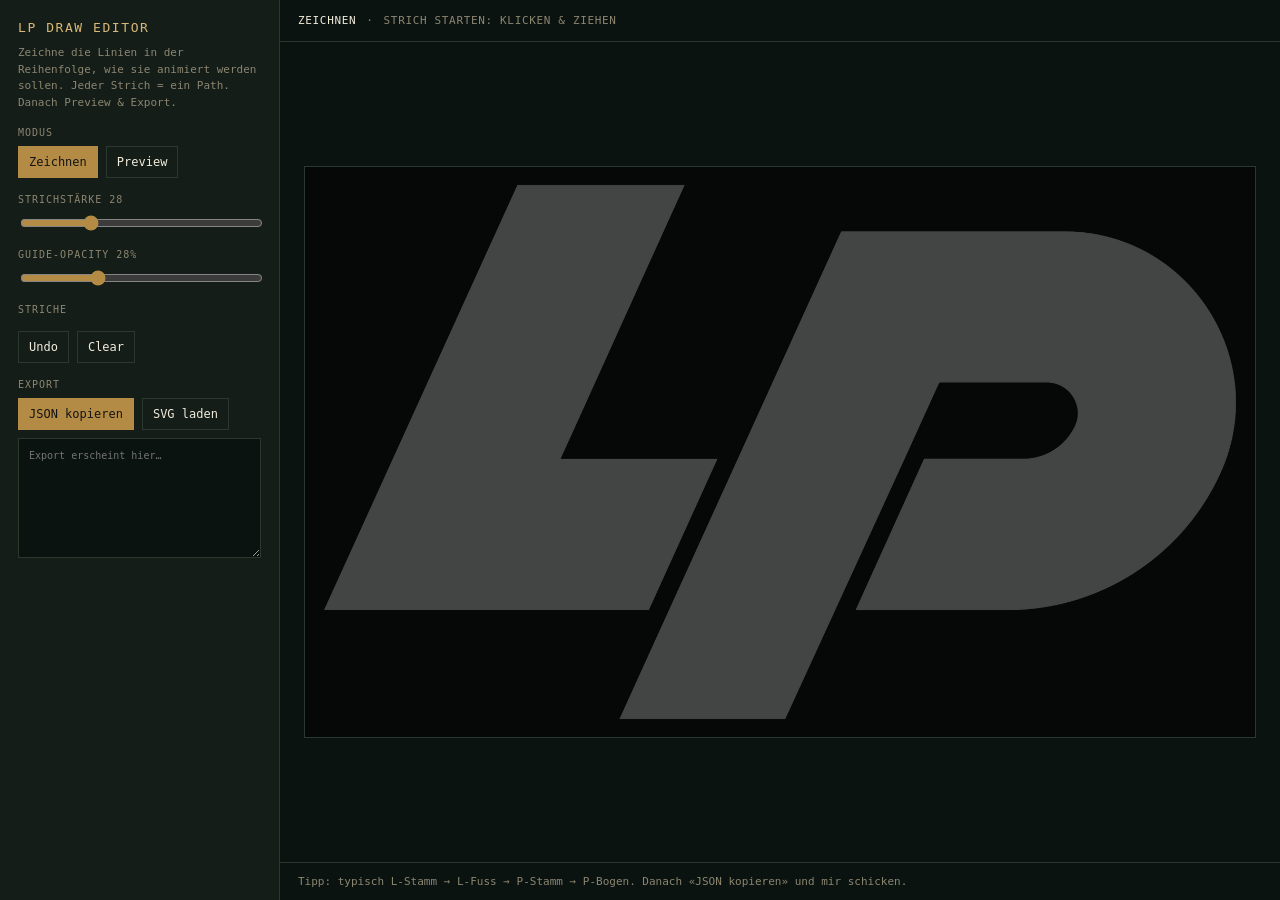
<file: tools/lp-draw-editor.html>
<!doctype html>
<html lang="de">
<head>
  <meta charset="utf-8">
  <meta name="viewport" content="width=device-width, initial-scale=1">
  <title>LP Draw Editor</title>
  <style>
    :root {
      --bg: #0B1310;
      --panel: #141D18;
      --line: #2A3830;
      --ink: #F2ECDC;
      --muted: #8C8671;
      --gold: #B38B45;
      --gold-light: #D8B876;
    }
    * { box-sizing: border-box; }
    html, body { height: 100%; margin: 0; }
    body {
      font-family: "IBM Plex Mono", ui-monospace, monospace;
      background: var(--bg);
      color: var(--ink);
      display: grid;
      grid-template-columns: 280px 1fr;
      min-height: 100vh;
    }
    aside {
      border-right: 1px solid var(--line);
      padding: 20px 18px;
      display: flex;
      flex-direction: column;
      gap: 16px;
      background: var(--panel);
    }
    h1 {
      margin: 0;
      font-size: 13px;
      letter-spacing: 0.12em;
      text-transform: uppercase;
      color: var(--gold-light);
      font-weight: 500;
    }
    p.hint {
      margin: 0;
      font-size: 11px;
      line-height: 1.5;
      color: var(--muted);
    }
    .group { display: flex; flex-direction: column; gap: 8px; }
    .group label {
      font-size: 10px;
      letter-spacing: 0.1em;
      text-transform: uppercase;
      color: var(--muted);
    }
    .row { display: flex; gap: 8px; flex-wrap: wrap; }
    button, select {
      font: inherit;
      font-size: 12px;
      color: var(--ink);
      background: transparent;
      border: 1px solid var(--line);
      padding: 8px 10px;
      cursor: pointer;
    }
    button:hover { border-color: var(--gold); color: var(--gold-light); }
    button.primary {
      background: var(--gold);
      border-color: var(--gold);
      color: #141414;
    }
    button.primary:hover { background: var(--gold-light); border-color: var(--gold-light); }
    button:disabled { opacity: 0.35; cursor: not-allowed; }
    input[type="range"] { width: 100%; accent-color: var(--gold); }
    .stroke-list {
      list-style: none;
      margin: 0;
      padding: 0;
      display: flex;
      flex-direction: column;
      gap: 6px;
      max-height: 280px;
      overflow: auto;
    }
    .stroke-list li {
      display: grid;
      grid-template-columns: 1fr auto auto auto;
      gap: 6px;
      align-items: center;
      border: 1px solid var(--line);
      padding: 8px;
      font-size: 11px;
    }
    .stroke-list li.active { border-color: var(--gold); }
    .stroke-list button {
      padding: 4px 6px;
      font-size: 11px;
      min-width: 28px;
    }
    main {
      display: grid;
      grid-template-rows: auto 1fr auto;
      min-width: 0;
    }
    .toolbar {
      display: flex;
      gap: 10px;
      align-items: center;
      padding: 14px 18px;
      border-bottom: 1px solid var(--line);
      font-size: 11px;
      color: var(--muted);
      letter-spacing: 0.06em;
      text-transform: uppercase;
    }
    .toolbar strong { color: var(--ink); font-weight: 500; }
    .stage-wrap {
      display: grid;
      place-items: center;
      padding: 24px;
      min-height: 0;
    }
    .stage {
      position: relative;
      width: min(100%, 980px);
      aspect-ratio: 1800 / 1083;
      background: #050807;
      border: 1px solid var(--line);
      touch-action: none;
      user-select: none;
    }
    .stage img {
      position: absolute;
      inset: 0;
      width: 100%;
      height: 100%;
      object-fit: contain;
      opacity: 0.28;
      pointer-events: none;
    }
    .stage svg {
      position: absolute;
      inset: 0;
      width: 100%;
      height: 100%;
    }
    .stage.drawing { cursor: crosshair; }
    .stage.previewing { cursor: default; }
    footer {
      border-top: 1px solid var(--line);
      padding: 12px 18px;
      font-size: 11px;
      color: var(--muted);
    }
    textarea {
      width: 100%;
      min-height: 120px;
      resize: vertical;
      font: inherit;
      font-size: 10px;
      line-height: 1.4;
      color: var(--ink);
      background: #0B1310;
      border: 1px solid var(--line);
      padding: 10px;
    }
  </style>
</head>
<body>
  <aside>
    <div>
      <h1>LP Draw Editor</h1>
      <p class="hint" style="margin-top:10px;">
        Zeichne die Linien in der Reihenfolge, wie sie animiert werden sollen.
        Jeder Strich = ein Path. Danach Preview &amp; Export.
      </p>
    </div>

    <div class="group">
      <label>Modus</label>
      <div class="row">
        <button type="button" id="btn-draw" class="primary">Zeichnen</button>
        <button type="button" id="btn-preview">Preview</button>
      </div>
    </div>

    <div class="group">
      <label>Strichstärke <span id="width-val">28</span></label>
      <input type="range" id="stroke-width" min="8" max="80" value="28">
    </div>

    <div class="group">
      <label>Guide-Opacity <span id="guide-val">28</span>%</label>
      <input type="range" id="guide-opacity" min="5" max="80" value="28">
    </div>

    <div class="group">
      <label>Striche</label>
      <ul class="stroke-list" id="stroke-list"></ul>
      <div class="row">
        <button type="button" id="btn-undo">Undo</button>
        <button type="button" id="btn-clear">Clear</button>
      </div>
    </div>

    <div class="group">
      <label>Export</label>
      <div class="row">
        <button type="button" id="btn-export" class="primary">JSON kopieren</button>
        <button type="button" id="btn-svg">SVG laden</button>
      </div>
      <textarea id="export-out" readonly placeholder="Export erscheint hier…"></textarea>
    </div>
  </aside>

  <main>
    <div class="toolbar">
      <strong id="mode-label">Zeichnen</strong>
      <span>·</span>
      <span id="status">Strich starten: klicken &amp; ziehen</span>
    </div>
    <div class="stage-wrap">
      <div class="stage drawing" id="stage">
        <img id="guide" src="../assets/logo-lp-white.png" alt="LP Guide">
        <svg id="draw-svg" viewBox="0 0 1800 1083" xmlns="http://www.w3.org/2000/svg" aria-hidden="true"></svg>
        <svg id="preview-svg" viewBox="0 0 1800 1083" xmlns="http://www.w3.org/2000/svg" aria-hidden="true" style="display:none;"></svg>
      </div>
    </div>
    <footer>
      Tipp: typisch L-Stamm → L-Fuss → P-Stamm → P-Bogen. Danach «JSON kopieren» und mir schicken.
    </footer>
  </main>

  <script>
(function () {
  var VB_W = 1800;
  var VB_H = 1083;
  var stage = document.getElementById('stage');
  var guide = document.getElementById('guide');
  var drawSvg = document.getElementById('draw-svg');
  var previewSvg = document.getElementById('preview-svg');
  var strokeList = document.getElementById('stroke-list');
  var exportOut = document.getElementById('export-out');
  var statusEl = document.getElementById('status');
  var modeLabel = document.getElementById('mode-label');
  var widthInput = document.getElementById('stroke-width');
  var widthVal = document.getElementById('width-val');
  var guideInput = document.getElementById('guide-opacity');
  var guideVal = document.getElementById('guide-val');

  var strokes = [];
  var activeIndex = -1;
  var drawing = false;
  var currentPoints = [];
  var mode = 'draw';
  var strokeWidth = 28;

  function pointsToPath(points) {
    if (!points.length) return '';
    var d = 'M ' + points[0].x.toFixed(1) + ' ' + points[0].y.toFixed(1);
    for (var i = 1; i < points.length; i++) {
      d += ' L ' + points[i].x.toFixed(1) + ' ' + points[i].y.toFixed(1);
    }
    return d;
  }

  function simplify(points, minDist) {
    if (points.length < 2) return points.slice();
    var out = [points[0]];
    for (var i = 1; i < points.length; i++) {
      var prev = out[out.length - 1];
      var dx = points[i].x - prev.x;
      var dy = points[i].y - prev.y;
      if (Math.sqrt(dx * dx + dy * dy) >= minDist) out.push(points[i]);
    }
    var last = points[points.length - 1];
    var end = out[out.length - 1];
    if (end.x !== last.x || end.y !== last.y) out.push(last);
    return out;
  }

  function pointerToSvg(e) {
    var rect = stage.getBoundingClientRect();
    var x = ((e.clientX - rect.left) / rect.width) * VB_W;
    var y = ((e.clientY - rect.top) / rect.height) * VB_H;
    return {
      x: Math.min(VB_W, Math.max(0, x)),
      y: Math.min(VB_H, Math.max(0, y))
    };
  }

  function renderDraw() {
    drawSvg.innerHTML = '';
    strokes.forEach(function (stroke, i) {
      var path = document.createElementNS('http://www.w3.org/2000/svg', 'path');
      path.setAttribute('d', pointsToPath(stroke.points));
      path.setAttribute('fill', 'none');
      path.setAttribute('stroke', i === activeIndex ? '#D8B876' : '#F2ECDC');
      path.setAttribute('stroke-width', String(stroke.width));
      path.setAttribute('stroke-linecap', 'round');
      path.setAttribute('stroke-linejoin', 'round');
      path.setAttribute('opacity', i === activeIndex ? '1' : '0.85');
      drawSvg.appendChild(path);
    });
    if (currentPoints.length) {
      var live = document.createElementNS('http://www.w3.org/2000/svg', 'path');
      live.setAttribute('d', pointsToPath(currentPoints));
      live.setAttribute('fill', 'none');
      live.setAttribute('stroke', '#B38B45');
      live.setAttribute('stroke-width', String(strokeWidth));
      live.setAttribute('stroke-linecap', 'round');
      live.setAttribute('stroke-linejoin', 'round');
      drawSvg.appendChild(live);
    }
  }

  function renderList() {
    strokeList.innerHTML = '';
    strokes.forEach(function (stroke, i) {
      var li = document.createElement('li');
      if (i === activeIndex) li.classList.add('active');
      li.innerHTML =
        '<span>Strich ' + (i + 1) + ' · ' + stroke.points.length + ' pts</span>' +
        '<button type="button" data-up="' + i + '" title="Hoch">↑</button>' +
        '<button type="button" data-down="' + i + '" title="Runter">↓</button>' +
        '<button type="button" data-del="' + i + '" title="Löschen">×</button>';
      li.addEventListener('click', function (ev) {
        if (ev.target.closest('button')) return;
        activeIndex = i;
        renderList();
        renderDraw();
      });
      strokeList.appendChild(li);
    });
  }

  strokeList.addEventListener('click', function (e) {
    var up = e.target.getAttribute('data-up');
    var down = e.target.getAttribute('data-down');
    var del = e.target.getAttribute('data-del');
    if (up !== null) {
      var iu = parseInt(up, 10);
      if (iu > 0) {
        var tmp = strokes[iu - 1];
        strokes[iu - 1] = strokes[iu];
        strokes[iu] = tmp;
        activeIndex = iu - 1;
      }
    }
    if (down !== null) {
      var id = parseInt(down, 10);
      if (id < strokes.length - 1) {
        var tmp2 = strokes[id + 1];
        strokes[id + 1] = strokes[id];
        strokes[id] = tmp2;
        activeIndex = id + 1;
      }
    }
    if (del !== null) {
      var ix = parseInt(del, 10);
      strokes.splice(ix, 1);
      activeIndex = Math.min(activeIndex, strokes.length - 1);
    }
    renderList();
    renderDraw();
  });

  function setMode(next) {
    mode = next;
    stage.classList.toggle('drawing', mode === 'draw');
    stage.classList.toggle('previewing', mode === 'preview');
    drawSvg.style.display = mode === 'draw' ? 'block' : 'none';
    previewSvg.style.display = mode === 'preview' ? 'block' : 'none';
    modeLabel.textContent = mode === 'draw' ? 'Zeichnen' : 'Preview';
    document.getElementById('btn-draw').classList.toggle('primary', mode === 'draw');
    document.getElementById('btn-preview').classList.toggle('primary', mode === 'preview');
    statusEl.textContent = mode === 'draw'
      ? 'Strich starten: klicken & ziehen'
      : 'Animation läuft — nochmals Preview zum Neustart';
    if (mode === 'preview') playPreview();
  }

  function playPreview() {
    previewSvg.innerHTML = '';
    if (!strokes.length) {
      statusEl.textContent = 'Noch keine Striche gezeichnet';
      return;
    }
    var paths = [];
    strokes.forEach(function (stroke) {
      var path = document.createElementNS('http://www.w3.org/2000/svg', 'path');
      path.setAttribute('d', pointsToPath(stroke.points));
      path.setAttribute('fill', 'none');
      path.setAttribute('stroke', '#F2ECDC');
      path.setAttribute('stroke-width', String(stroke.width));
      path.setAttribute('stroke-linecap', 'round');
      path.setAttribute('stroke-linejoin', 'round');
      previewSvg.appendChild(path);
      paths.push(path);
    });

    // measure lengths after in DOM
    requestAnimationFrame(function () {
      var durations = [];
      var total = 0;
      paths.forEach(function (path) {
        var len = path.getTotalLength();
        var dur = Math.max(0.35, len / 900);
        durations.push({ path: path, len: len, dur: dur });
        total += dur;
      });
      var t = 0;
      durations.forEach(function (item) {
        item.path.style.strokeDasharray = String(item.len);
        item.path.style.strokeDashoffset = String(item.len);
        item.path.style.animation = 'none';
        // force reflow
        void item.path.getBoundingClientRect();
        item.path.style.transition = 'stroke-dashoffset ' + item.dur.toFixed(2) + 's linear';
        item.path.style.transitionDelay = t.toFixed(2) + 's';
        item.path.style.strokeDashoffset = '0';
        t += item.dur * 0.85;
      });
      statusEl.textContent = 'Preview · ' + strokes.length + ' Striche · ~' + total.toFixed(1) + 's';
    });
  }

  function buildExport() {
    var payload = {
      viewBox: [0, 0, VB_W, VB_H],
      unit: 'px',
      strokes: strokes.map(function (s, i) {
        return {
          id: 'stroke-' + (i + 1),
          width: s.width,
          d: pointsToPath(s.points),
          points: s.points
        };
      })
    };
    var svgPaths = strokes.map(function (s) {
      return '  <path d="' + pointsToPath(s.points) + '" fill="none" stroke="#fff" stroke-width="' + s.width + '" stroke-linecap="round" stroke-linejoin="round"/>';
    }).join('\n');
    payload.svg =
      '<svg xmlns="http://www.w3.org/2000/svg" viewBox="0 0 ' + VB_W + ' ' + VB_H + '" fill="none">\n' +
      svgPaths + '\n</svg>';
    return payload;
  }

  stage.addEventListener('pointerdown', function (e) {
    if (mode !== 'draw') return;
    stage.setPointerCapture(e.pointerId);
    drawing = true;
    currentPoints = [pointerToSvg(e)];
    activeIndex = strokes.length;
    renderDraw();
    statusEl.textContent = 'Zeichne…';
  });

  stage.addEventListener('pointermove', function (e) {
    if (!drawing || mode !== 'draw') return;
    currentPoints.push(pointerToSvg(e));
    currentPoints = simplify(currentPoints, 3);
    renderDraw();
  });

  function endStroke() {
    if (!drawing) return;
    drawing = false;
    var pts = simplify(currentPoints, 4);
    currentPoints = [];
    if (pts.length > 1) {
      strokes.push({ points: pts, width: strokeWidth });
      activeIndex = strokes.length - 1;
      statusEl.textContent = 'Strich ' + strokes.length + ' gespeichert';
    } else {
      statusEl.textContent = 'Strich zu kurz — verworfen';
    }
    renderList();
    renderDraw();
  }

  stage.addEventListener('pointerup', endStroke);
  stage.addEventListener('pointercancel', endStroke);

  document.getElementById('btn-draw').addEventListener('click', function () { setMode('draw'); });
  document.getElementById('btn-preview').addEventListener('click', function () { setMode('preview'); });
  document.getElementById('btn-undo').addEventListener('click', function () {
    if (!strokes.length) return;
    strokes.pop();
    activeIndex = strokes.length - 1;
    renderList();
    renderDraw();
  });
  document.getElementById('btn-clear').addEventListener('click', function () {
    if (!strokes.length) return;
    if (!confirm('Alle Striche löschen?')) return;
    strokes = [];
    activeIndex = -1;
    renderList();
    renderDraw();
  });

  widthInput.addEventListener('input', function () {
    strokeWidth = parseInt(widthInput.value, 10);
    widthVal.textContent = String(strokeWidth);
    if (activeIndex >= 0 && strokes[activeIndex]) {
      strokes[activeIndex].width = strokeWidth;
      renderDraw();
    }
  });
  guideInput.addEventListener('input', function () {
    guideVal.textContent = guideInput.value;
    guide.style.opacity = String(parseInt(guideInput.value, 10) / 100);
  });

  document.getElementById('btn-export').addEventListener('click', function () {
    var payload = buildExport();
    var text = JSON.stringify(payload, null, 2);
    exportOut.value = text;
    if (navigator.clipboard && navigator.clipboard.writeText) {
      navigator.clipboard.writeText(text).then(function () {
        statusEl.textContent = 'JSON kopiert — kannst du mir schicken';
      }).catch(function () {
        statusEl.textContent = 'JSON unten markieren & kopieren';
      });
    } else {
      exportOut.focus();
      exportOut.select();
      statusEl.textContent = 'JSON unten markieren & kopieren';
    }
  });

  document.getElementById('btn-svg').addEventListener('click', function () {
    var payload = buildExport();
    var blob = new Blob([payload.svg], { type: 'image/svg+xml' });
    var url = URL.createObjectURL(blob);
    var a = document.createElement('a');
    a.href = url;
    a.download = 'lp-draw-paths.svg';
    a.click();
    URL.revokeObjectURL(url);
    exportOut.value = payload.svg;
    statusEl.textContent = 'SVG heruntergeladen';
  });

  // restore draft
  try {
    var saved = localStorage.getItem('lp-draw-editor-draft');
    if (saved) {
      var parsed = JSON.parse(saved);
      if (parsed && Array.isArray(parsed.strokes)) {
        strokes = parsed.strokes.map(function (s) {
          return { points: s.points || [], width: s.width || 28 };
        }).filter(function (s) { return s.points.length > 1; });
        activeIndex = strokes.length - 1;
      }
    }
  } catch (err) {}

  window.setInterval(function () {
    try {
      localStorage.setItem('lp-draw-editor-draft', JSON.stringify({ strokes: strokes }));
    } catch (err) {}
  }, 1500);

  renderList();
  renderDraw();
  setMode('draw');
})();
  </script>
</body>
</html>
</file>
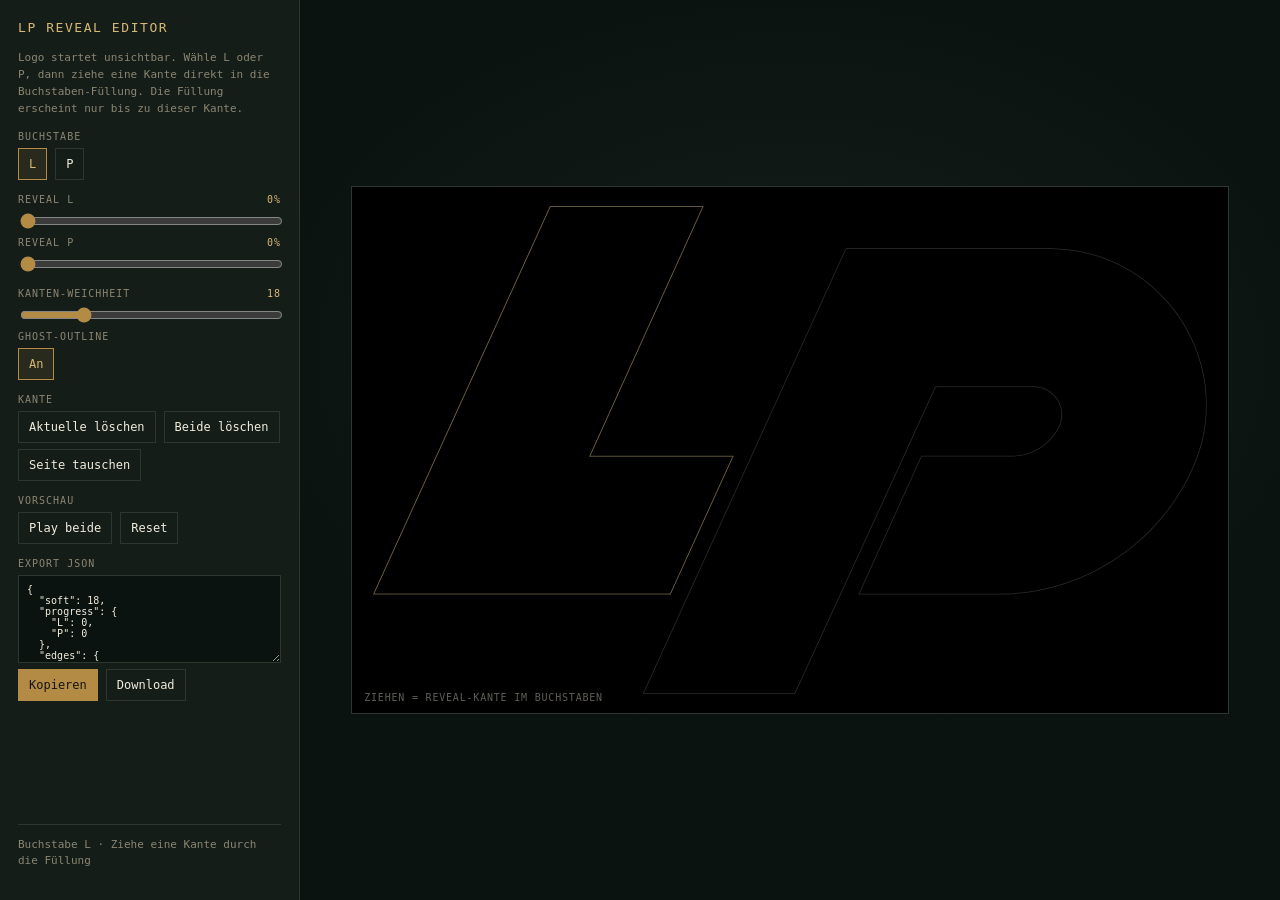
<file: tools/lp-reveal-editor.html>
<!doctype html>
<html lang="de">
<head>
  <meta charset="utf-8">
  <meta name="viewport" content="width=device-width, initial-scale=1">
  <title>LP Reveal Editor</title>
  <style>
    :root {
      --bg: #0B1310;
      --panel: #141D18;
      --line: #2A3830;
      --ink: #F2ECDC;
      --muted: #8C8671;
      --gold: #B38B45;
      --gold-light: #D8B876;
    }
    * { box-sizing: border-box; }
    html, body { height: 100%; margin: 0; }
    body {
      font-family: "IBM Plex Mono", ui-monospace, monospace;
      background: var(--bg);
      color: var(--ink);
      display: grid;
      grid-template-columns: 300px 1fr;
      min-height: 100vh;
    }
    aside {
      border-right: 1px solid var(--line);
      padding: 20px 18px;
      display: flex;
      flex-direction: column;
      gap: 14px;
      background: var(--panel);
      overflow-y: auto;
    }
    h1 {
      margin: 0;
      font-size: 13px;
      letter-spacing: 0.12em;
      text-transform: uppercase;
      color: var(--gold-light);
      font-weight: 500;
    }
    p.hint {
      margin: 0;
      font-size: 11px;
      line-height: 1.55;
      color: var(--muted);
    }
    .group { display: flex; flex-direction: column; gap: 6px; }
    .group label {
      font-size: 10px;
      letter-spacing: 0.1em;
      text-transform: uppercase;
      color: var(--muted);
      display: flex;
      justify-content: space-between;
      gap: 8px;
    }
    .group label span.val { color: var(--gold-light); }
    .row { display: flex; gap: 8px; flex-wrap: wrap; }
    button, select {
      font: inherit;
      font-size: 12px;
      color: var(--ink);
      background: transparent;
      border: 1px solid var(--line);
      padding: 8px 10px;
      cursor: pointer;
    }
    button:hover { border-color: var(--gold); color: var(--gold-light); }
    button.primary {
      background: var(--gold);
      border-color: var(--gold);
      color: #141414;
    }
    button.primary:hover { background: var(--gold-light); border-color: var(--gold-light); }
    button.active {
      border-color: var(--gold);
      color: var(--gold-light);
      background: rgba(179,139,69,0.12);
    }
    input[type="range"] { width: 100%; accent-color: var(--gold); }
    .status {
      font-size: 11px;
      color: var(--muted);
      margin-top: auto;
      padding-top: 12px;
      border-top: 1px solid var(--line);
      line-height: 1.45;
    }
    main {
      display: grid;
      place-items: center;
      padding: 24px;
      background:
        radial-gradient(80% 60% at 50% 40%, rgba(60,83,67,0.16), transparent 70%),
        var(--bg);
    }
    .stage-wrap {
      width: min(92vw - 300px, 980px);
      aspect-ratio: 1800 / 1083;
      position: relative;
      border: 1px solid var(--line);
      background: #000;
      touch-action: none;
    }
    .stage-wrap canvas {
      display: block;
      width: 100%;
      height: 100%;
      cursor: crosshair;
    }
    .overlay-hint {
      position: absolute;
      left: 12px;
      bottom: 10px;
      font-size: 10px;
      letter-spacing: 0.08em;
      text-transform: uppercase;
      color: rgba(242,236,220,0.4);
      pointer-events: none;
    }
    textarea {
      width: 100%;
      min-height: 88px;
      font: inherit;
      font-size: 10px;
      color: var(--ink);
      background: #0B1310;
      border: 1px solid var(--line);
      padding: 8px;
      resize: vertical;
    }
  </style>
</head>
<body>
  <aside>
    <h1>LP Reveal Editor</h1>
    <p class="hint">
      Logo startet unsichtbar. Wähle L oder P, dann ziehe eine Kante
      direkt in die Buchstaben-Füllung. Die Füllung erscheint nur bis zu dieser Kante.
    </p>

    <div class="group">
      <label>Buchstabe</label>
      <div class="row">
        <button type="button" id="btn-L" class="active">L</button>
        <button type="button" id="btn-P">P</button>
      </div>
    </div>

    <div class="group">
      <label>Reveal L <span class="val" id="v-progL">0%</span></label>
      <input type="range" id="progL" min="0" max="1000" value="0">
      <label>Reveal P <span class="val" id="v-progP">0%</span></label>
      <input type="range" id="progP" min="0" max="1000" value="0">
    </div>

    <div class="group">
      <label>Kanten-Weichheit <span class="val" id="v-soft">18</span></label>
      <input type="range" id="soft" min="0" max="80" value="18">
      <label>Ghost-Outline</label>
      <div class="row">
        <button type="button" id="btn-ghost" class="active">An</button>
      </div>
    </div>

    <div class="group">
      <label>Kante</label>
      <div class="row">
        <button type="button" id="btn-clear">Aktuelle löschen</button>
        <button type="button" id="btn-clear-all">Beide löschen</button>
      </div>
      <div class="row">
        <button type="button" id="btn-flip">Seite tauschen</button>
      </div>
    </div>

    <div class="group">
      <label>Vorschau</label>
      <div class="row">
        <button type="button" id="btn-play">Play beide</button>
        <button type="button" id="btn-reset">Reset</button>
      </div>
    </div>

    <div class="group">
      <label>Export JSON</label>
      <textarea id="export" readonly></textarea>
      <div class="row">
        <button type="button" id="btn-copy" class="primary">Kopieren</button>
        <button type="button" id="btn-download">Download</button>
      </div>
    </div>

    <p class="status" id="status">Buchstabe L · Ziehe eine Kante in die Füllung</p>
  </aside>

  <main>
    <div class="stage-wrap" id="stage">
      <canvas id="cv" width="1800" height="1083"></canvas>
      <div class="overlay-hint">Ziehen = Reveal-Kante im Buchstaben</div>
    </div>
  </main>

  <script>
(function () {
  var LP_L = 'M782.83,554.30C738.18,652.43 693.41,751.69 654.06,838.11L44.50,838.11C122.72,666.08 272.90,335.53 407.34,40.00L721.35,40.00C642.32,213.78 560.44,395.93 488.49,554.30L782.83,554.30Z';
  var LP_P = 'M1433.46,127.00L1016.02,127.00C1015.38,127.00 1014.89,127.48 1014.41,127.80C954.02,260.79 886.24,409.85 820.86,553.92C776.21,652.05 732.69,747.79 693.50,834.04C657.36,913.38 624.91,984.86 598.57,1043.00L909.89,1043.00L1136.00,549.61L1136.00,549.58L1198.16,412.73C1198.32,412.41 1198.64,412.25 1198.96,411.93C1199.44,411.45 1200.08,411.13 1200.89,411.13L1400.86,411.13C1443.26,411.13 1471.05,455.30 1452.74,493.53C1434.90,530.31 1397.65,553.92 1356.69,553.92L1170.23,553.92L1041.56,838.37L1327.45,838.37C1499.15,838.37 1655.11,737.99 1726.27,581.54C1746.35,537.70 1755.50,492.41 1755.50,448.40C1755.50,279.27 1619.14,127.00 1433.46,127.00Z';

  var W = 1800, H = 1083;
  var cv = document.getElementById('cv');
  var ctx = cv.getContext('2d');
  var pathL = new Path2D(LP_L);
  var pathP = new Path2D(LP_P);

  // Per letter: edge as two points (line through letter) + which side is filled
  var edges = {
    L: { a: null, b: null, flip: false },
    P: { a: null, b: null, flip: false }
  };
  var active = 'L';
  var prog = { L: 0, P: 0 };
  var soft = 18;
  var ghost = true;
  var drawing = null; // { letter, start }
  var playing = false;

  var $ = function (id) { return document.getElementById(id); };

  function letterPath(letter) { return letter === 'L' ? pathL : pathP; }

  function canvasPos(e) {
    var r = cv.getBoundingClientRect();
    return {
      x: (e.clientX - r.left) / r.width * W,
      y: (e.clientY - r.top) / r.height * H
    };
  }

  function hitLetter(letter, x, y) {
    return ctx.isPointInPath(letterPath(letter), x, y);
  }

  // Soft half-plane mask for one letter, edge a→b, progress grows fill from start side
  function paintLetterReveal(letter) {
    var edge = edges[letter];
    var p = prog[letter];
    if (!edge.a || !edge.b || p <= 0.001) return;

    var ax = edge.a.x, ay = edge.a.y, bx = edge.b.x, by = edge.b.y;
    var ex = bx - ax, ey = by - ay;
    var elen = Math.hypot(ex, ey) || 1;
    // Edge direction and normal
    var tx = ex / elen, ty = ey / elen;
    var nx = -ty, ny = tx;
    if (edge.flip) { nx = -nx; ny = -ny; }

    // Progress: edge sweeps along its normal across the letter bbox
    var bbox = letter === 'L'
      ? { x0: 44, y0: 40, x1: 783, y1: 838 }
      : { x0: 598, y0: 127, x1: 1756, y1: 1043 };
    var corners = [
      [bbox.x0, bbox.y0], [bbox.x1, bbox.y0],
      [bbox.x1, bbox.y1], [bbox.x0, bbox.y1]
    ];
    // Midpoint of drawn edge is the "current" front at progress mapped onto normal range
    var mx = (ax + bx) / 2, my = (ay + by) / 2;
    var edgeDist = mx * nx + my * ny;
    var mins = Infinity, maxs = -Infinity;
    for (var i = 0; i < 4; i++) {
      var s = corners[i][0] * nx + corners[i][1] * ny;
      if (s < mins) mins = s;
      if (s > maxs) maxs = s;
    }
    var pad = soft * 2 + 20;
    mins -= pad; maxs += pad;
    // p=0 leer · p=0.5 genau an gezeichneter Kante · p=1 voll
    var dist;
    if (p <= 0.5) dist = mins + (edgeDist - mins) * (p / 0.5);
    else dist = edgeDist + (maxs - edgeDist) * ((p - 0.5) / 0.5);

    // Build gradient mask
    var mask = document.createElement('canvas');
    mask.width = W; mask.height = H;
    var m = mask.getContext('2d');

    // Clip to letter first on mask, then fill gradient
    m.save();
    m.fillStyle = '#000';
    m.fillRect(0, 0, W, H);
    m.clip(letterPath(letter));

    var span = 5000;
    var cx = (bbox.x0 + bbox.x1) / 2;
    var cy = (bbox.y0 + bbox.y1) / 2;
    var g = m.createLinearGradient(
      cx - nx * span / 2, cy - ny * span / 2,
      cx + nx * span / 2, cy + ny * span / 2
    );
    var c0 = cx * nx + cy * ny;
    var u = 0.5 + (dist - c0) / span;
    var uSoft = Math.max(0.0001, soft) / span;
    var u0 = Math.max(0, Math.min(1, u - uSoft));
    var u1 = Math.max(0, Math.min(1, u + uSoft));
    if (u1 <= u0) u1 = Math.min(1, u0 + 0.001);
    g.addColorStop(u0, 'rgba(255,255,255,0)');
    g.addColorStop(u1, 'rgba(255,255,255,1)');
    m.fillStyle = g;
    m.fillRect(0, 0, W, H);
    m.restore();

    ctx.drawImage(mask, 0, 0);
  }

  function paintEdgeOverlay(letter) {
    var edge = edges[letter];
    if (!edge.a || !edge.b) return;
    var isActive = letter === active;
    ctx.save();
    ctx.strokeStyle = isActive ? 'rgba(216,184,118,0.95)' : 'rgba(179,139,69,0.35)';
    ctx.lineWidth = isActive ? 4 : 2;
    ctx.setLineDash(isActive ? [] : [8, 8]);
    ctx.beginPath();
    ctx.moveTo(edge.a.x, edge.a.y);
    ctx.lineTo(edge.b.x, edge.b.y);
    ctx.stroke();

    // extend dashed guide across letter
    var ex = edge.b.x - edge.a.x, ey = edge.b.y - edge.a.y;
    var len = Math.hypot(ex, ey) || 1;
    var tx = ex / len, ty = ey / len;
    ctx.strokeStyle = isActive ? 'rgba(216,184,118,0.35)' : 'rgba(179,139,69,0.15)';
    ctx.setLineDash([10, 10]);
    ctx.beginPath();
    ctx.moveTo(edge.a.x - tx * 2000, edge.a.y - ty * 2000);
    ctx.lineTo(edge.a.x + tx * 2000, edge.a.y + ty * 2000);
    ctx.stroke();

    // handles
    if (isActive) {
      ctx.fillStyle = '#B38B45';
      [[edge.a.x, edge.a.y], [edge.b.x, edge.b.y]].forEach(function (pt) {
        ctx.beginPath();
        ctx.arc(pt[0], pt[1], 9, 0, Math.PI * 2);
        ctx.fill();
      });
      // normal arrow (fill direction)
      var mx = (edge.a.x + edge.b.x) / 2;
      var my = (edge.a.y + edge.b.y) / 2;
      var nx = -ty, ny = tx;
      if (edge.flip) { nx = -nx; ny = -ny; }
      ctx.strokeStyle = '#D8B876';
      ctx.fillStyle = '#D8B876';
      ctx.setLineDash([]);
      ctx.lineWidth = 2;
      ctx.beginPath();
      ctx.moveTo(mx, my);
      ctx.lineTo(mx + nx * 55, my + ny * 55);
      ctx.stroke();
      ctx.beginPath();
      ctx.moveTo(mx + nx * 55, my + ny * 55);
      ctx.lineTo(mx + nx * 40 - ty * 8, my + ny * 40 + tx * 8);
      ctx.lineTo(mx + nx * 40 + ty * 8, my + ny * 40 - tx * 8);
      ctx.closePath();
      ctx.fill();
    }
    ctx.restore();
  }

  function paint() {
    ctx.clearRect(0, 0, W, H);
    ctx.fillStyle = '#000';
    ctx.fillRect(0, 0, W, H);

    // Ghost outlines (not filled) so user sees where to draw — logo fill stays hidden until reveal
    if (ghost) {
      ctx.save();
      ctx.strokeStyle = 'rgba(242,236,220,0.14)';
      ctx.lineWidth = 2;
      ctx.stroke(pathL);
      ctx.stroke(pathP);
      // dim active letter a bit more visible
      ctx.strokeStyle = active === 'L' ? 'rgba(216,184,118,0.35)' : 'rgba(216,184,118,0.35)';
      ctx.stroke(active === 'L' ? pathL : pathP);
      ctx.restore();
    }

    // Revealed fills
    ctx.save();
    paintLetterReveal('L');
    paintLetterReveal('P');
    ctx.restore();

    // Edge overlays on top
    paintEdgeOverlay('L');
    paintEdgeOverlay('P');

    // live draw preview
    if (drawing && drawing.start) {
      var p = drawing.curr || drawing.start;
      ctx.save();
      ctx.strokeStyle = 'rgba(216,184,118,0.9)';
      ctx.lineWidth = 3;
      ctx.beginPath();
      ctx.moveTo(drawing.start.x, drawing.start.y);
      ctx.lineTo(p.x, p.y);
      ctx.stroke();
      ctx.restore();
    }

    updateExport();
  }

  function updateLabels() {
    $('v-progL').textContent = Math.round(prog.L * 100) + '%';
    $('v-progP').textContent = Math.round(prog.P * 100) + '%';
    $('v-soft').textContent = String(soft);
    var e = edges[active];
    var has = e.a && e.b;
    $('status').textContent = has
      ? ('Buchstabe ' + active + ' · Kante gesetzt · Progress steuert die Füllung bis zur Kante-Richtung')
      : ('Buchstabe ' + active + ' · Ziehe eine Kante durch die Füllung');
  }

  function updateExport() {
    function ser(ed) {
      if (!ed.a || !ed.b) return null;
      return {
        a: { x: round1(ed.a.x), y: round1(ed.a.y) },
        b: { x: round1(ed.b.x), y: round1(ed.b.y) },
        flip: !!ed.flip
      };
    }
    var cfg = {
      soft: soft,
      progress: { L: round3(prog.L), P: round3(prog.P) },
      edges: { L: ser(edges.L), P: ser(edges.P) }
    };
    $('export').value = JSON.stringify(cfg, null, 2);
  }

  function round1(n) { return Math.round(n * 10) / 10; }
  function round3(n) { return Math.round(n * 1000) / 1000; }

  function setActive(letter) {
    active = letter;
    $('btn-L').classList.toggle('active', letter === 'L');
    $('btn-P').classList.toggle('active', letter === 'P');
    updateLabels();
    paint();
  }

  $('btn-L').addEventListener('click', function () { setActive('L'); });
  $('btn-P').addEventListener('click', function () { setActive('P'); });
  $('btn-ghost').addEventListener('click', function () {
    ghost = !ghost;
    $('btn-ghost').classList.toggle('active', ghost);
    $('btn-ghost').textContent = ghost ? 'An' : 'Aus';
    paint();
  });
  $('progL').addEventListener('input', function () {
    prog.L = Number($('progL').value) / 1000;
    updateLabels(); paint();
  });
  $('progP').addEventListener('input', function () {
    prog.P = Number($('progP').value) / 1000;
    updateLabels(); paint();
  });
  $('soft').addEventListener('input', function () {
    soft = Number($('soft').value);
    updateLabels(); paint();
  });
  $('btn-clear').addEventListener('click', function () {
    edges[active] = { a: null, b: null, flip: false };
    updateLabels(); paint();
  });
  $('btn-clear-all').addEventListener('click', function () {
    edges.L = { a: null, b: null, flip: false };
    edges.P = { a: null, b: null, flip: false };
    updateLabels(); paint();
  });
  $('btn-flip').addEventListener('click', function () {
    edges[active].flip = !edges[active].flip;
    paint();
  });
  $('btn-reset').addEventListener('click', function () {
    playing = false;
    prog.L = 0; prog.P = 0;
    $('progL').value = 0; $('progP').value = 0;
    updateLabels(); paint();
  });
  $('btn-play').addEventListener('click', function () {
    if (playing) { playing = false; $('btn-play').textContent = 'Play beide'; return; }
    if (!edges.L.a || !edges.P.a) {
      $('status').textContent = 'Zuerst für L und P je eine Kante ziehen';
      return;
    }
    playing = true;
    $('btn-play').textContent = 'Stop';
    prog.L = 0; prog.P = 0;
    var start = performance.now();
    var dur = 2200;
    function tick(now) {
      if (!playing) return;
      var u = Math.min(1, (now - start) / dur);
      var ease = 1 - Math.pow(1 - u, 1.35);
      // L first half, P second half with slight overlap
      prog.L = Math.max(0, Math.min(1, ease / 0.45));
      prog.P = Math.max(0, Math.min(1, (ease - 0.4) / 0.6));
      $('progL').value = String(Math.round(prog.L * 1000));
      $('progP').value = String(Math.round(prog.P * 1000));
      updateLabels(); paint();
      if (u < 1) requestAnimationFrame(tick);
      else { playing = false; $('btn-play').textContent = 'Play beide'; }
    }
    requestAnimationFrame(tick);
  });
  $('btn-copy').addEventListener('click', function () {
    navigator.clipboard.writeText($('export').value).then(function () {
      $('status').textContent = 'JSON kopiert';
    });
  });
  $('btn-download').addEventListener('click', function () {
    var blob = new Blob([$('export').value], { type: 'application/json' });
    var a = document.createElement('a');
    a.href = URL.createObjectURL(blob);
    a.download = 'lp-reveal-edges.json';
    a.click();
    URL.revokeObjectURL(a.href);
  });

  // Draw edge: press-drag inside active letter
  var handleDrag = null; // 'a' | 'b' | null

  function nearHandle(p, edge) {
    if (!edge.a || !edge.b) return null;
    if (Math.hypot(p.x - edge.a.x, p.y - edge.a.y) < 22) return 'a';
    if (Math.hypot(p.x - edge.b.x, p.y - edge.b.y) < 22) return 'b';
    return null;
  }

  cv.addEventListener('pointerdown', function (e) {
    cv.setPointerCapture(e.pointerId);
    var p = canvasPos(e);
    var edge = edges[active];
    var h = nearHandle(p, edge);
    if (h) {
      handleDrag = h;
      return;
    }
    // Start new edge — prefer points inside letter, but allow near outline
    drawing = { letter: active, start: p, curr: p };
  });

  cv.addEventListener('pointermove', function (e) {
    var p = canvasPos(e);
    if (handleDrag) {
      edges[active][handleDrag] = p;
      // bump progress so edge is visible while editing
      if (prog[active] < 0.35) {
        prog[active] = 0.55;
        $(active === 'L' ? 'progL' : 'progP').value = '550';
      }
      updateLabels(); paint();
      return;
    }
    if (!drawing) return;
    drawing.curr = p;
    paint();
  });

  function endDraw(e) {
    if (handleDrag) { handleDrag = null; return; }
    if (!drawing) return;
    var p = e ? canvasPos(e) : drawing.curr;
    var a = drawing.start;
    var b = p || drawing.start;
    if (Math.hypot(b.x - a.x, b.y - a.y) < 12) {
      drawing = null;
      paint();
      return;
    }
    // Extend edge to a long line through the letter (keep drawn direction)
    edges[drawing.letter] = {
      a: { x: a.x, y: a.y },
      b: { x: b.x, y: b.y },
      flip: edges[drawing.letter].flip
    };
    // Auto-show mid reveal so the edge effect is immediately visible
    if (prog[drawing.letter] < 0.2) {
      prog[drawing.letter] = 0.55;
      $(drawing.letter === 'L' ? 'progL' : 'progP').value = '550';
    }
    drawing = null;
    updateLabels();
    paint();
  }

  cv.addEventListener('pointerup', endDraw);
  cv.addEventListener('pointercancel', function () {
    handleDrag = null;
    drawing = null;
    paint();
  });

  updateLabels();
  paint();
})();
  </script>
</body>
</html>
</file>
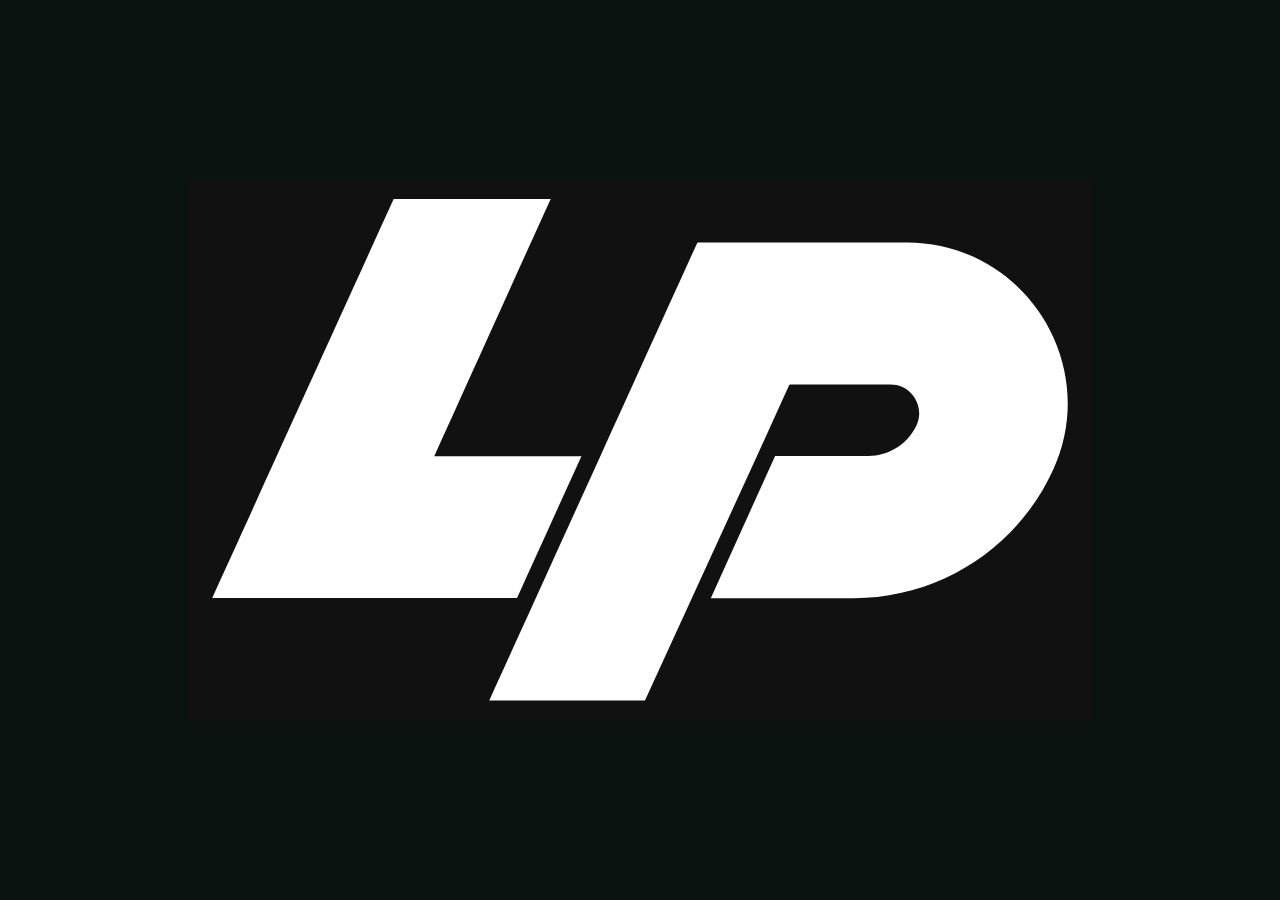
<file: tools/lp-vector-preview.html>
<!doctype html><html><body style="margin:0;background:#0B1310;display:flex;min-height:100vh;align-items:center;justify-content:center">
<svg viewBox="0 0 1800 1083" width="900" style="background:#111">
<path d="M782.83,554.30C738.18,652.43 693.41,751.69 654.06,838.11L44.50,838.11C122.72,666.08 272.90,335.53 407.34,40.00L721.35,40.00C642.32,213.78 560.44,395.93 488.49,554.30L782.83,554.30Z" fill="#fff"/><path d="M1433.46,127.00L1016.02,127.00C1015.38,127.00 1014.89,127.48 1014.41,127.80C954.02,260.79 886.24,409.85 820.86,553.92C776.21,652.05 732.69,747.79 693.50,834.04C657.36,913.38 624.91,984.86 598.57,1043.00L909.89,1043.00L1136.00,549.61L1136.00,549.58L1198.16,412.73C1198.32,412.41 1198.64,412.25 1198.96,411.93C1199.44,411.45 1200.08,411.13 1200.89,411.13L1400.86,411.13C1443.26,411.13 1471.05,455.30 1452.74,493.53C1434.90,530.31 1397.65,553.92 1356.69,553.92L1170.23,553.92L1041.56,838.37L1327.45,838.37C1499.15,838.37 1655.11,737.99 1726.27,581.54C1746.35,537.70 1755.50,492.41 1755.50,448.40C1755.50,279.27 1619.14,127.00 1433.46,127.00Z" fill="#fff"/>
</svg></body></html>
</file>
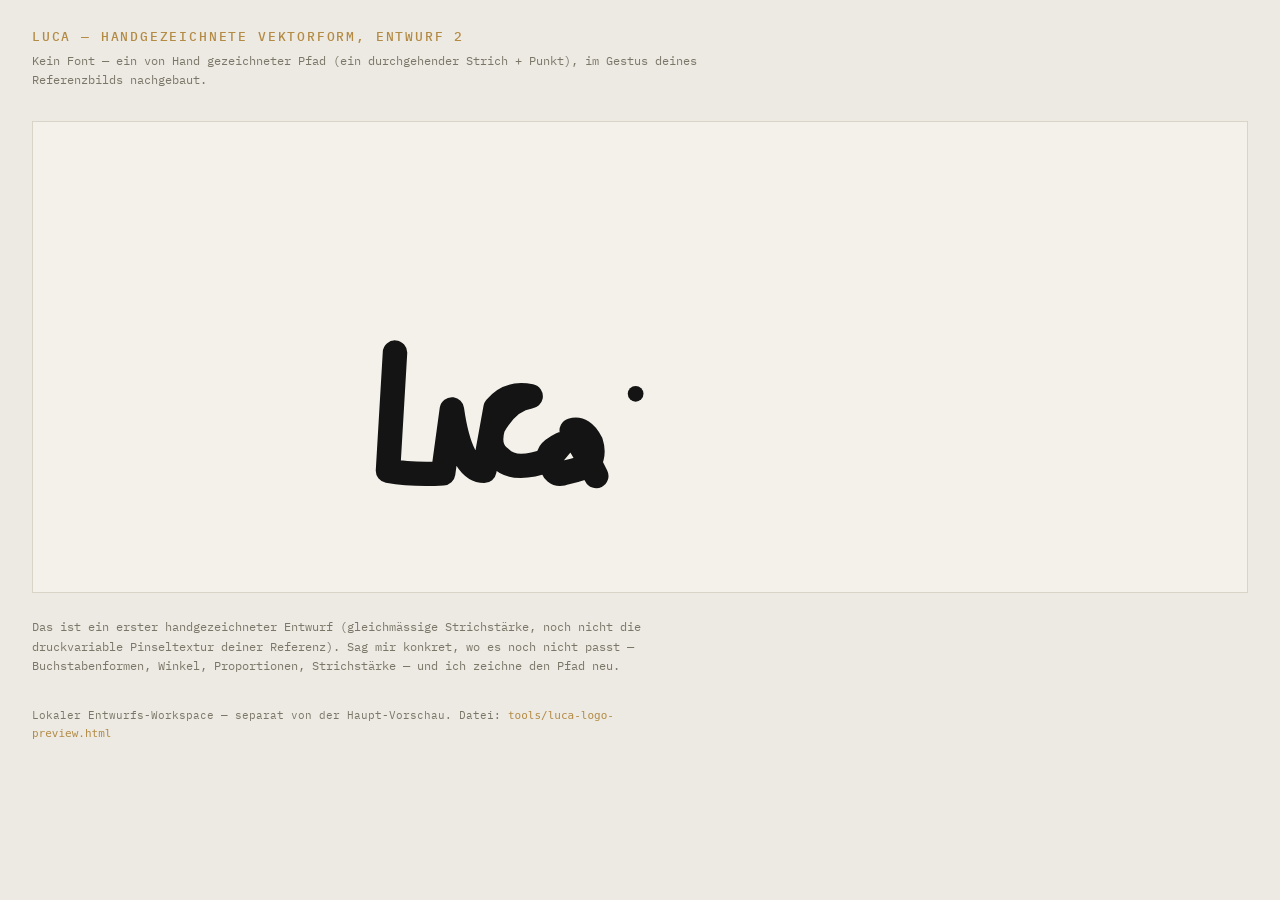
<file: tools/luca-logo-preview.html>
<!doctype html>
<html lang="de">
<head>
<meta charset="utf-8">
<meta name="viewport" content="width=device-width, initial-scale=1">
<title>Luca Logo Vorschau</title>
<link rel="stylesheet" href="https://fonts.googleapis.com/css2?family=IBM+Plex+Mono:wght@400;500&display=swap">
<style>
  :root {
    --bg: #EDEAE3;
    --panel: #F4F1EA;
    --line: #D9D4C8;
    --ink: #141414;
    --muted: #7A7668;
    --gold: #B38B45;
  }
  * { box-sizing: border-box; }
  html, body { margin: 0; background: var(--bg); color: #1A1A1A; font-family: 'IBM Plex Mono', ui-monospace, monospace; }
  header { padding: 28px 32px 8px; }
  header h1 { margin: 0 0 6px; font-size: 13px; letter-spacing: 0.14em; text-transform: uppercase; color: var(--gold); font-weight: 500; }
  header p { margin: 0; font-size: 12px; color: var(--muted); line-height: 1.6; max-width: 680px; }
  .stage {
    background: var(--panel);
    border: 1px solid var(--line);
    margin: 24px 32px;
    padding: 60px 40px;
    display: flex;
    align-items: center;
    justify-content: center;
  }
  svg { max-width: 100%; height: auto; }
  .note { margin: 0 32px 24px; font-size: 12px; color: var(--muted); line-height: 1.6; max-width: 680px; }
  footer { padding: 8px 32px 60px; font-size: 11px; color: var(--muted); line-height: 1.6; max-width: 680px; }
  footer code { color: var(--gold); }
</style>
</head>
<body>
<header>
  <h1>Luca &mdash; handgezeichnete Vektorform, Entwurf 2</h1>
  <p>Kein Font &mdash; ein von Hand gezeichneter Pfad (ein durchgehender Strich + Punkt), im Gestus deines Referenzbilds nachgebaut.</p>
</header>

<div class="stage">
  <svg viewBox="0 0 800 400" width="700">
    <path d="M120,195
      L112,330
      Q140,335 175,333
      L185,260
      Q195,330 222,330
      L235,258
      Q250,240 275,245
      Q250,248 232,280
      Q225,305 240,315
      Q255,332 295,318
      L310,300
      Q290,310 298,318
      Q300,338 315,332
      Q335,328 342,322
      Q348,310 344,298
      Q335,280 322,284
      L336,308
      L350,336"
      fill="none" stroke="#141414" stroke-width="28" stroke-linecap="round" stroke-linejoin="round"/>
    <circle cx="395" cy="242" r="9" fill="#141414"/>
  </svg>
</div>

<p class="note">
  Das ist ein erster handgezeichneter Entwurf (gleichm&auml;ssige Strichst&auml;rke, noch nicht die druckvariable Pinseltextur deiner Referenz). Sag mir konkret, wo es noch nicht passt &mdash; Buchstabenformen, Winkel, Proportionen, Strichst&auml;rke &mdash; und ich zeichne den Pfad neu.
</p>

<footer>
  Lokaler Entwurfs-Workspace &mdash; separat von der Haupt-Vorschau. Datei: <code>tools/luca-logo-preview.html</code>
</footer>
</body>
</html>
</file>
